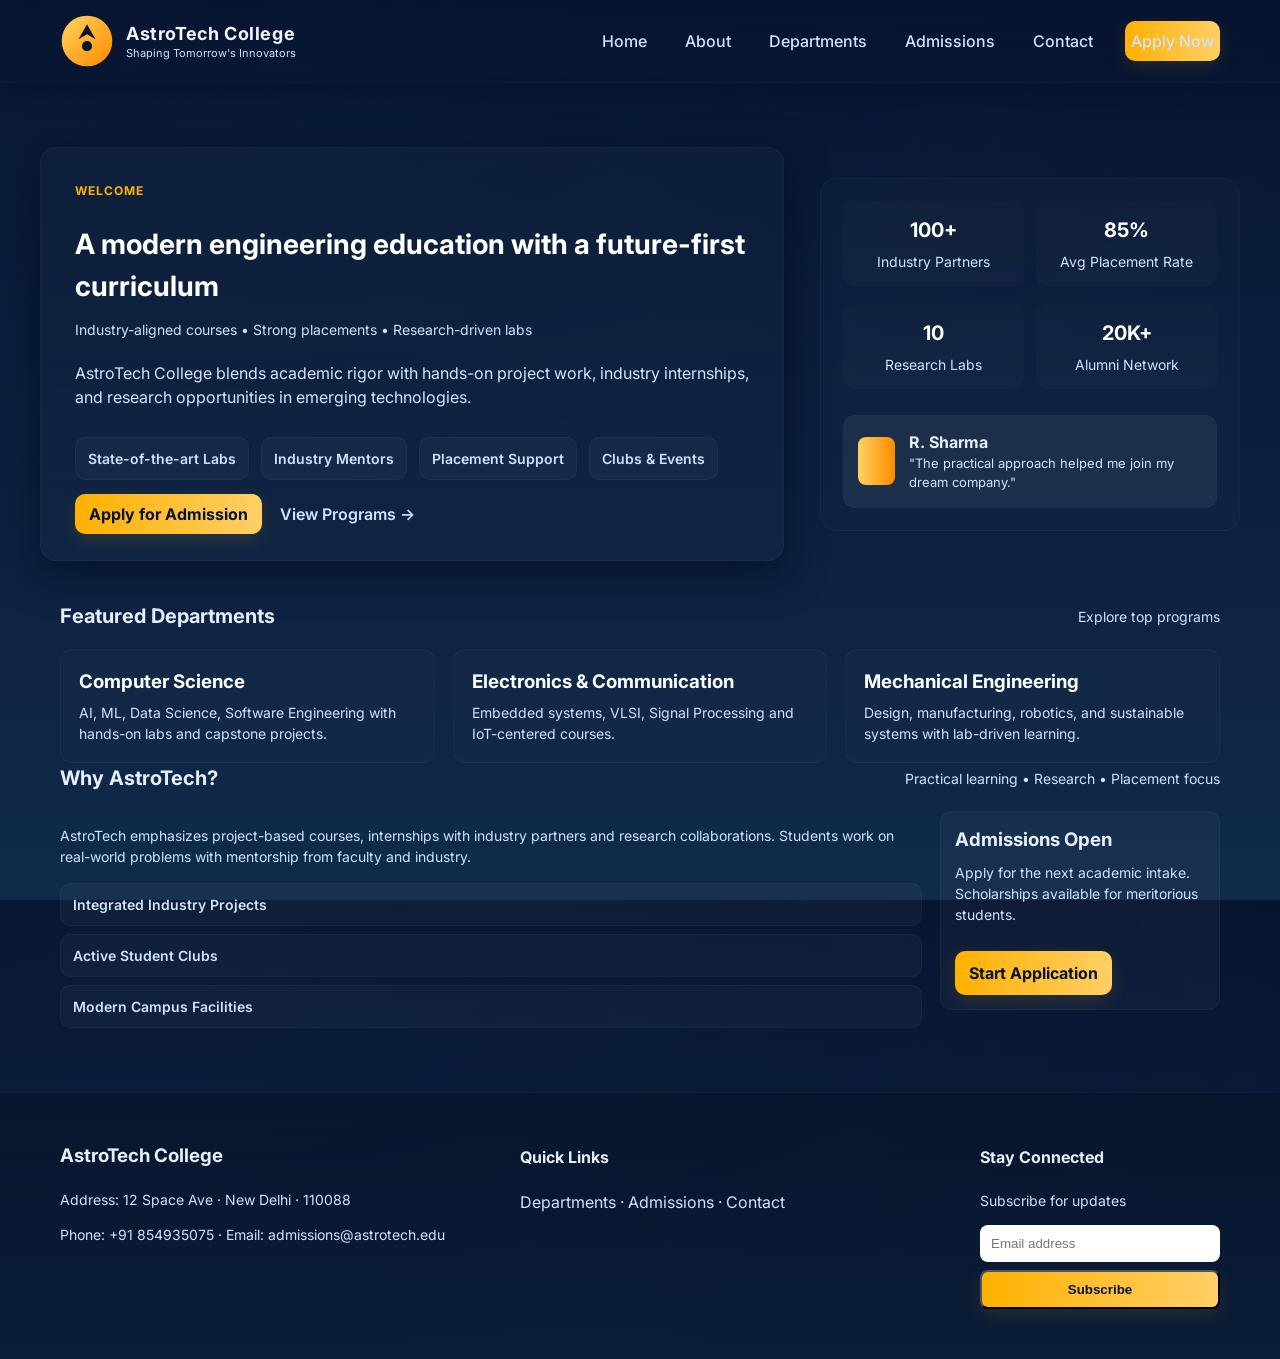
<file: index.html>
<!DOCTYPE html>
<html lang="en">
<head>
  <meta charset="utf-8" />
  <meta name="viewport" content="width=device-width,initial-scale=1" />
  <title>AstroTech College of Engineering</title>
  <link rel="stylesheet" href="style.css" />
</head>
<body>

  <header class="header">
    <nav class="nav">
      <a class="brand" href="index.html" aria-label="AstroTech Home">
        <!-- Bright SVG logo -->
        <svg viewBox="0 0 64 64" xmlns="http://www.w3.org/2000/svg" role="img" aria-hidden="true">
          <defs>
            <linearGradient id="g1" x1="0" x2="1" y1="0" y2="1">
              <stop offset="0" stop-color="#ffd35f"/>
              <stop offset="1" stop-color="#ff8a00"/>
            </linearGradient>
          </defs>
          <circle cx="32" cy="32" r="30" fill="url(#g1)"/>
          <path d="M32 12 L42 30 L32 24 L22 30 Z" fill="#071430"/>
          <circle cx="32" cy="38" r="6" fill="#071430"/>
        </svg>
        <div>
          <h1>AstroTech College</h1>
          <p class="muted">Shaping Tomorrow's Innovators</p>
        </div>
      </a>

      <button class="mobile-toggle" aria-label="Open menu">☰</button>

      <div class="nav-links" role="navigation" aria-label="Main">
        <a href="index.html">Home</a>
        <a href="about.html">About</a>
        <a href="departments.html">Departments</a>
        <a href="admissions.html">Admissions</a>
        <a href="contact.html">Contact</a>
        <a class="cta" href="admissions.html">Apply Now</a>
      </div>
    </nav>
  </header>

  <main>
    <section class="hero container">
      <div class="hero-grid">
        <div class="hero-card">
          <div class="kicker">WELCOME</div>
          <h2 class="lead">A modern engineering education with a future-first curriculum</h2>
          <small class="muted">Industry-aligned courses • Strong placements • Research-driven labs</small>
          <p class="hero-p">
            AstroTech College blends academic rigor with hands-on project work, industry internships, and research opportunities in emerging technologies.
          </p>

          <div class="features">
            <div class="feature">State-of-the-art Labs</div>
            <div class="feature">Industry Mentors</div>
            <div class="feature">Placement Support</div>
            <div class="feature">Clubs & Events</div>
          </div>

          <div style="margin-top:22px;">
            <a class="cta" href="admissions.html">Apply for Admission</a>
            <a href="#programs" style="margin-left:14px;color:var(--muted);text-decoration:none;font-weight:600">View Programs →</a>
          </div>
        </div>

        <aside class="hero-visual">
          <div class="stat-row">
            <div class="stat">
              <h3>100+</h3>
              <p class="muted">Industry Partners</p>
            </div>
            <div class="stat">
              <h3>85%</h3>
              <p class="muted">Avg Placement Rate</p>
            </div>
          </div>

          <div class="stat-row">
            <div class="stat">
              <h3>10</h3><p class="muted">Research Labs</p>
            </div>
            <div class="stat">
              <h3>20K+</h3><p class="muted">Alumni Network</p>
            </div>
          </div>

          <div style="margin-top:8px" class="testimonial">
            <div style="width:48px;height:48px;border-radius:8px;background:linear-gradient(90deg,#ffd35f,#ff8a00);"></div>
            <div>
              <strong>R. Sharma</strong>
              <div class="muted" style="font-size:13px">"The practical approach helped me join my dream company."</div>
            </div>
          </div>
        </aside>
      </div>
    </section>

    <section id="programs" class="section container">
      <div class="section-title">
        <h2>Featured Departments</h2>
        <div class="muted">Explore top programs</div>
      </div>

      <div class="card-grid">
        <div class="dept">
          <h3>Computer Science</h3>
          <p>AI, ML, Data Science, Software Engineering with hands-on labs and capstone projects.</p>
        </div>
        <div class="dept">
          <h3>Electronics & Communication</h3>
          <p>Embedded systems, VLSI, Signal Processing and IoT-centered courses.</p>
        </div>
        <div class="dept">
          <h3>Mechanical Engineering</h3>
          <p>Design, manufacturing, robotics, and sustainable systems with lab-driven learning.</p>
        </div>
      </div>
    </section>

    <section class="section container">
      <div class="section-title">
        <h2>Why AstroTech?</h2>
        <div class="muted">Practical learning • Research • Placement focus</div>
      </div>

      <div style="display:grid;grid-template-columns:1fr 280px;gap:18px">
        <div>
          <p class="muted">AstroTech emphasizes project-based courses, internships with industry partners and research collaborations. Students work on real-world problems with mentorship from faculty and industry.</p>

          <ul style="margin-top:16px;list-style:none;padding-left:0">
            <li class="feature" style="margin-bottom:8px">Integrated Industry Projects</li>
            <li class="feature" style="margin-bottom:8px">Active Student Clubs</li>
            <li class="feature" style="margin-bottom:8px">Modern Campus Facilities</li>
          </ul>
        </div>

        <aside>
          <div style="background:var(--card-bg);padding:14px;border-radius:12px;border:1px solid rgba(255,255,255,0.03)">
            <h3 style="margin:0">Admissions Open</h3>
            <p class="muted" style="margin-top:8px">Apply for the next academic intake. Scholarships available for meritorious students.</p>
            <a class="cta" href="admissions.html" style="display:inline-block;margin-top:12px">Start Application</a>
          </div>
        </aside>
      </div>
    </section>

  </main>

  <footer class="footer">
    <div class="container footer-grid">
      <div>
        <h3>AstroTech College</h3>
        <p class="muted">Address: 12 Space Ave · New Delhi · 110088</p>
        <p class="muted">Phone: +91 854935075 · Email: admissions@astrotech.edu</p>
      </div>

      <div>
        <h4>Quick Links</h4>
        <p><a href="departments.html">Departments</a> · <a href="admissions.html">Admissions</a> · <a href="contact.html">Contact</a></p>
      </div>

      <div>
        <h4>Stay Connected</h4>
        <p class="muted">Subscribe for updates</p>
        <form onsubmit="event.preventDefault();alert('Subscribed!');">
          <input placeholder="Email address" style="padding:10px;border-radius:8px;border:1px solid rgba(255,255,255,0.05);width:100%;margin-bottom:8px" />
          <button class="cta" style="width:100%;border-radius:8px">Subscribe</button>
        </form>
      </div>
    </div>
  </footer>

<script src="script.js"></script>
</body>
</html>
</file>
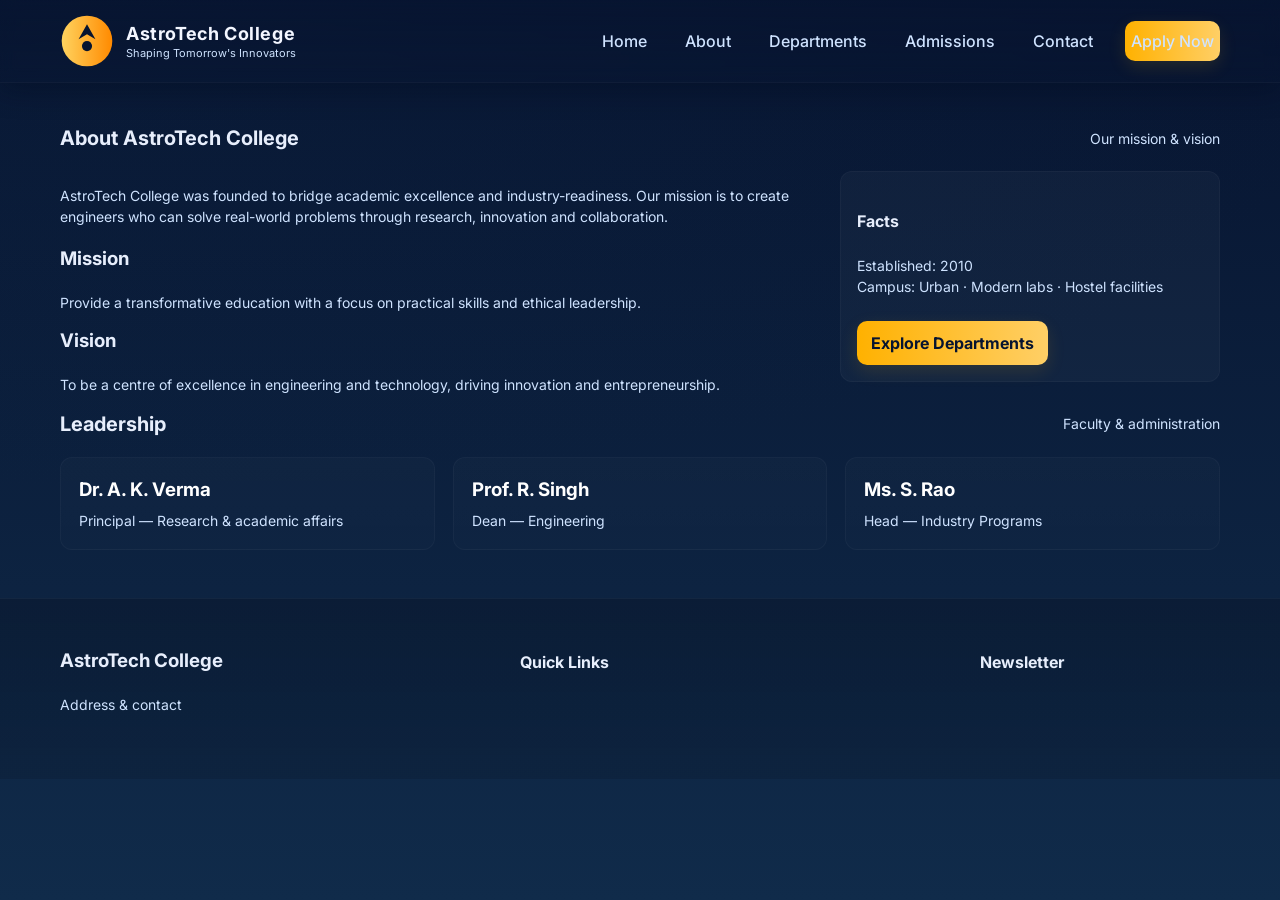
<file: about.html>
<!DOCTYPE html>
<html lang="en">
<head>
  <meta charset="utf-8" />
  <meta name="viewport" content="width=device-width,initial-scale=1" />
  <title>About — AstroTech College</title>
  <link rel="stylesheet" href="style.css" />
</head>
<body>
  <!-- Include the same header nav as index.html -->
  <header class="header">
    <nav class="nav">
      <a class="brand" href="index.html" aria-label="AstroTech Home">
        <svg viewBox="0 0 64 64" xmlns="http://www.w3.org/2000/svg">
          <defs><linearGradient id="g1" x1="0" x2="1"><stop offset="0" stop-color="#ffd35f"/><stop offset="1" stop-color="#ff8a00"/></linearGradient></defs>
          <circle cx="32" cy="32" r="30" fill="url(#g1)"/><path d="M32 12 L42 30 L32 24 L22 30 Z" fill="#071430"/><circle cx="32" cy="38" r="6" fill="#071430"/>
        </svg>
        <div><h1>AstroTech College</h1><p class="muted">Shaping Tomorrow's Innovators</p></div>
      </a>

      <button class="mobile-toggle" aria-label="Open menu">☰</button>
      <div class="nav-links">
        <a href="index.html">Home</a>
        <a href="about.html">About</a>
        <a href="departments.html">Departments</a>
        <a href="admissions.html">Admissions</a>
        <a href="contact.html">Contact</a>
        <a class="cta" href="admissions.html">Apply Now</a>
      </div>
    </nav>
  </header>

  <main class="container">
    <section class="section" style="padding-top:40px">
      <div class="section-title"><h2>About AstroTech College</h2><div class="muted">Our mission & vision</div></div>
      <div style="display:grid;grid-template-columns:1fr 380px;gap:20px">
        <div>
          <p class="muted">AstroTech College was founded to bridge academic excellence and industry-readiness. Our mission is to create engineers who can solve real-world problems through research, innovation and collaboration.</p>
          <h3 style="margin-top:18px">Mission</h3>
          <p class="muted">Provide a transformative education with a focus on practical skills and ethical leadership.</p>
          <h3 style="margin-top:12px">Vision</h3>
          <p class="muted">To be a centre of excellence in engineering and technology, driving innovation and entrepreneurship.</p>
        </div>
        <aside>
          <div style="background:var(--card-bg);padding:16px;border-radius:12px;border:1px solid rgba(255,255,255,0.03)">
            <h4>Facts</h4>
            <p class="muted">Established: 2010<br>Campus: Urban · Modern labs · Hostel facilities</p>
            <a class="cta" href="departments.html" style="display:inline-block;margin-top:10px">Explore Departments</a>
          </div>
        </aside>
      </div>
    </section>

    <section class="section">
      <div class="section-title"><h2>Leadership</h2><div class="muted">Faculty & administration</div></div>
      <div class="card-grid" style="grid-template-columns:repeat(3,1fr)">
        <div class="dept"><h3>Dr. A. K. Verma</h3><p class="muted">Principal — Research & academic affairs</p></div>
        <div class="dept"><h3>Prof. R. Singh</h3><p class="muted">Dean — Engineering</p></div>
        <div class="dept"><h3>Ms. S. Rao</h3><p class="muted">Head — Industry Programs</p></div>
      </div>
    </section>
  </main>

  <footer class="footer">
    <div class="container footer-grid">
      <div><h3>AstroTech College</h3><p class="muted">Address & contact</p></div>
      <div><h4>Quick Links</h4></div>
      <div><h4>Newsletter</h4></div>
    </div>
  </footer>

<script src="script.js"></script>
</body>
</html>
</file>
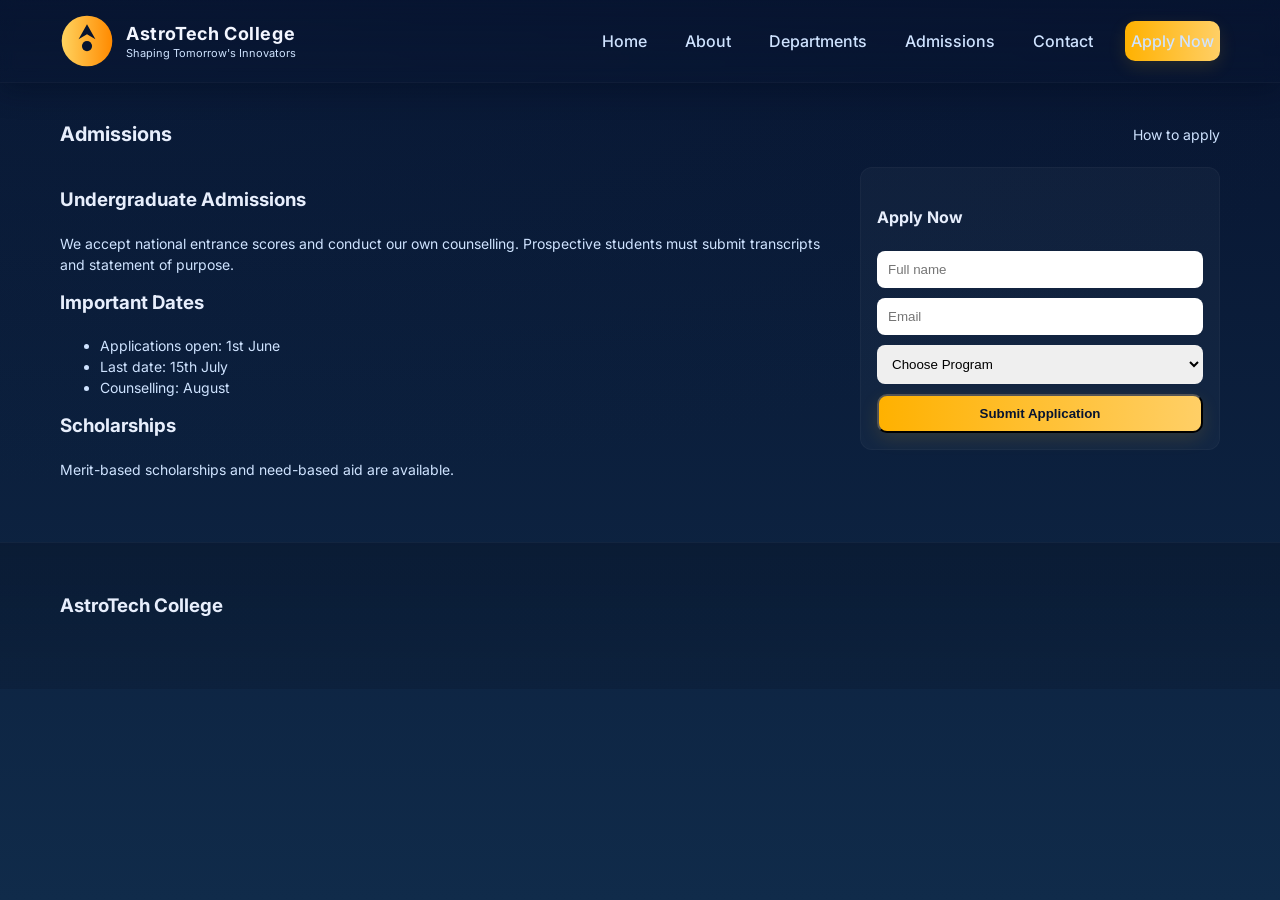
<file: admissions.html>
<!DOCTYPE html>
<html lang="en">
<head>
  <meta charset="utf-8" />
  <meta name="viewport" content="width=device-width,initial-scale=1" />
  <title>Admissions — AstroTech College</title>
  <link rel="stylesheet" href="style.css" />
</head>
<body>
  <header class="header">
    <nav class="nav">
      <a class="brand" href="index.html"><svg viewBox="0 0 64 64" xmlns="http://www.w3.org/2000/svg"><defs><linearGradient id="g1"><stop offset="0" stop-color="#ffd35f"/><stop offset="1" stop-color="#ff8a00"/></linearGradient></defs><circle cx="32" cy="32" r="30" fill="url(#g1)"/><path d="M32 12 L42 30 L32 24 L22 30 Z" fill="#071430"/><circle cx="32" cy="38" r="6" fill="#071430"/></svg><div><h1>AstroTech College</h1><p class="muted">Shaping Tomorrow's Innovators</p></div></a>
      <button class="mobile-toggle" aria-label="Open menu">☰</button>
      <div class="nav-links">
        <a href="index.html">Home</a><a href="about.html">About</a><a href="departments.html">Departments</a><a href="admissions.html">Admissions</a><a href="contact.html">Contact</a><a class="cta" href="admissions.html">Apply Now</a>
      </div>
    </nav>
  </header>

  <main class="container">
    <section class="section" style="padding-top:36px">
      <div class="section-title"><h2>Admissions</h2><div class="muted">How to apply</div></div>

      <div style="display:grid;grid-template-columns:1fr 360px;gap:20px">
        <div>
          <h3>Undergraduate Admissions</h3>
          <p class="muted">We accept national entrance scores and conduct our own counselling. Prospective students must submit transcripts and statement of purpose.</p>

          <h3 style="margin-top:12px">Important Dates</h3>
          <ul class="muted">
            <li>Applications open: 1st June</li>
            <li>Last date: 15th July</li>
            <li>Counselling: August</li>
          </ul>

          <h3 style="margin-top:12px">Scholarships</h3>
          <p class="muted">Merit-based scholarships and need-based aid are available.</p>
        </div>

        <aside>
          <div style="background:var(--card-bg);padding:16px;border-radius:12px;border:1px solid rgba(255,255,255,0.03)">
            <h4>Apply Now</h4>
            <form onsubmit="event.preventDefault();alert('Application submitted (demo)');">
              <input placeholder="Full name" required style="width:100%;padding:10px;border-radius:8px;border:1px solid rgba(255,255,255,0.04);margin-bottom:10px"/>
              <input placeholder="Email" required style="width:100%;padding:10px;border-radius:8px;border:1px solid rgba(255,255,255,0.04);margin-bottom:10px"/>
              <select style="width:100%;padding:10px;border-radius:8px;border:1px solid rgba(255,255,255,0.04);margin-bottom:10px">
                <option>Choose Program</option><option>Computer Science</option><option>Electronics</option>
              </select>
              <button class="cta" style="width:100%">Submit Application</button>
            </form>
          </div>
        </aside>
      </div>
    </section>
  </main>

  <footer class="footer">
    <div class="container footer-grid"><div><h3>AstroTech College</h3></div><div></div><div></div></div>
  </footer>

<script src="script.js"></script>
</body>
</html>
</file>
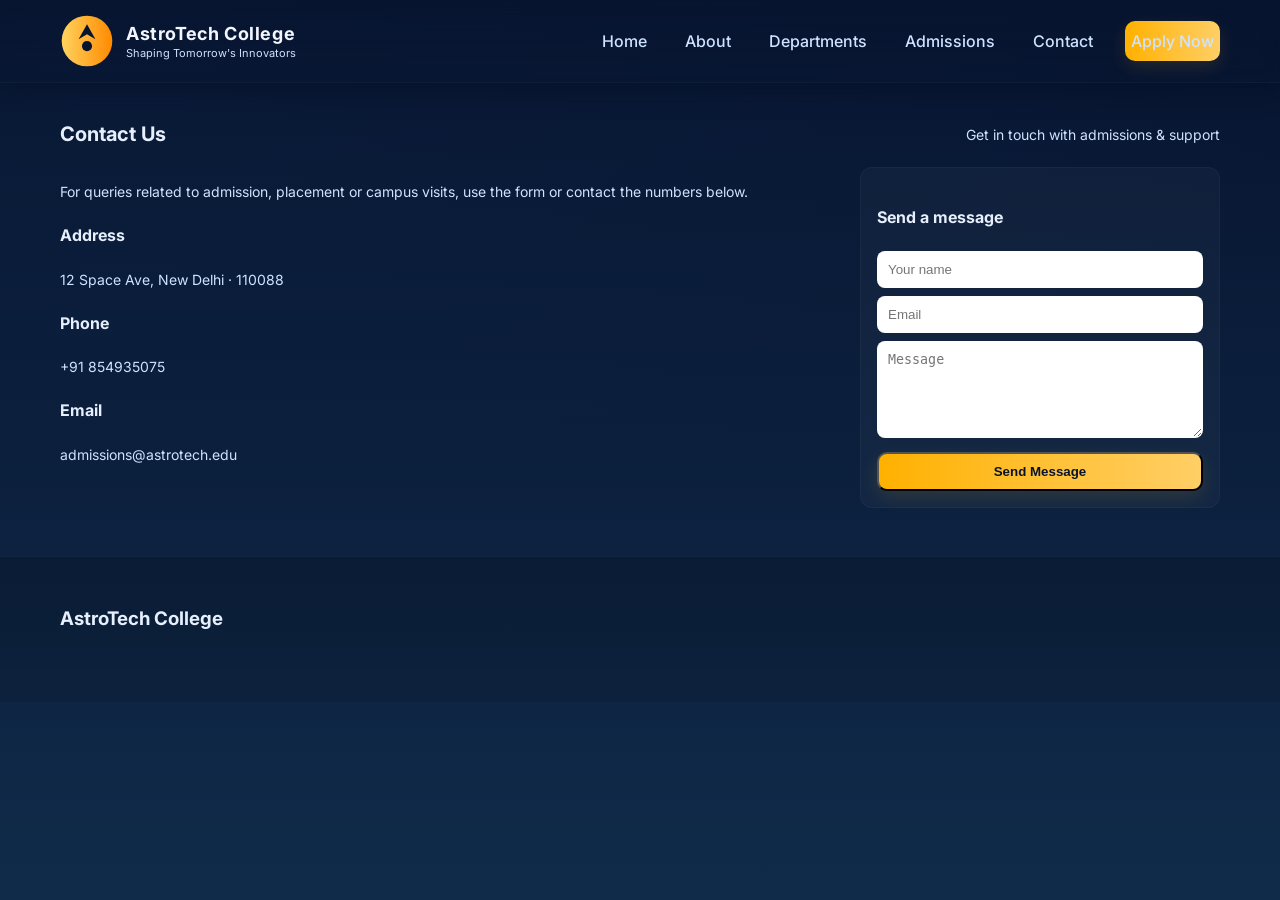
<file: contact.html>
<!DOCTYPE html>
<html lang="en">
<head>
  <meta charset="utf-8" />
  <meta name="viewport" content="width=device-width,initial-scale=1" />
  <title>Contact — AstroTech College</title>
  <link rel="stylesheet" href="style.css" />
</head>
<body>
  <header class="header">
    <nav class="nav">
      <a class="brand" href="index.html"><svg viewBox="0 0 64 64" xmlns="http://www.w3.org/2000/svg"><defs><linearGradient id="g1"><stop offset="0" stop-color="#ffd35f"/><stop offset="1" stop-color="#ff8a00"/></linearGradient></defs><circle cx="32" cy="32" r="30" fill="url(#g1)"/><path d="M32 12 L42 30 L32 24 L22 30 Z" fill="#071430"/><circle cx="32" cy="38" r="6" fill="#071430"/></svg><div><h1>AstroTech College</h1><p class="muted">Shaping Tomorrow's Innovators</p></div></a>
      <button class="mobile-toggle" aria-label="Open menu">☰</button>
      <div class="nav-links">
        <a href="index.html">Home</a><a href="about.html">About</a><a href="departments.html">Departments</a><a href="admissions.html">Admissions</a><a href="contact.html">Contact</a><a class="cta" href="admissions.html">Apply Now</a>
      </div>
    </nav>
  </header>

  <main class="container">
    <section class="section" style="padding-top:36px">
      <div class="section-title"><h2>Contact Us</h2><div class="muted">Get in touch with admissions & support</div></div>

      <div style="display:grid;grid-template-columns:1fr 360px;gap:20px">
        <div>
          <p class="muted">For queries related to admission, placement or campus visits, use the form or contact the numbers below.</p>
          <h4>Address</h4>
          <p class="muted">12 Space Ave, New Delhi · 110088</p>
          <h4>Phone</h4>
          <p class="muted">+91 854935075</p>
          <h4>Email</h4>
          <p class="muted">admissions@astrotech.edu</p>
        </div>

        <aside>
          <div style="background:var(--card-bg);padding:16px;border-radius:12px;border:1px solid rgba(255,255,255,0.03)">
            <h4>Send a message</h4>
            <form onsubmit="event.preventDefault();alert('Thanks — we received your message (demo)')">
              <input placeholder="Your name" style="width:100%;padding:10px;border-radius:8px;border:1px solid rgba(255,255,255,0.04);margin-bottom:8px" required/>
              <input placeholder="Email" style="width:100%;padding:10px;border-radius:8px;border:1px solid rgba(255,255,255,0.04);margin-bottom:8px" required/>
              <textarea placeholder="Message" rows="5" style="width:100%;padding:10px;border-radius:8px;border:1px solid rgba(255,255,255,0.04);margin-bottom:8px" required></textarea>
              <button class="cta" style="width:100%">Send Message</button>
            </form>
          </div>
        </aside>
      </div>
    </section>
  </main>

  <footer class="footer">
    <div class="container footer-grid"><div><h3>AstroTech College</h3></div><div></div><div></div></div>
  </footer>

<script src="script.js"></script>
</body>
</html>
</file>
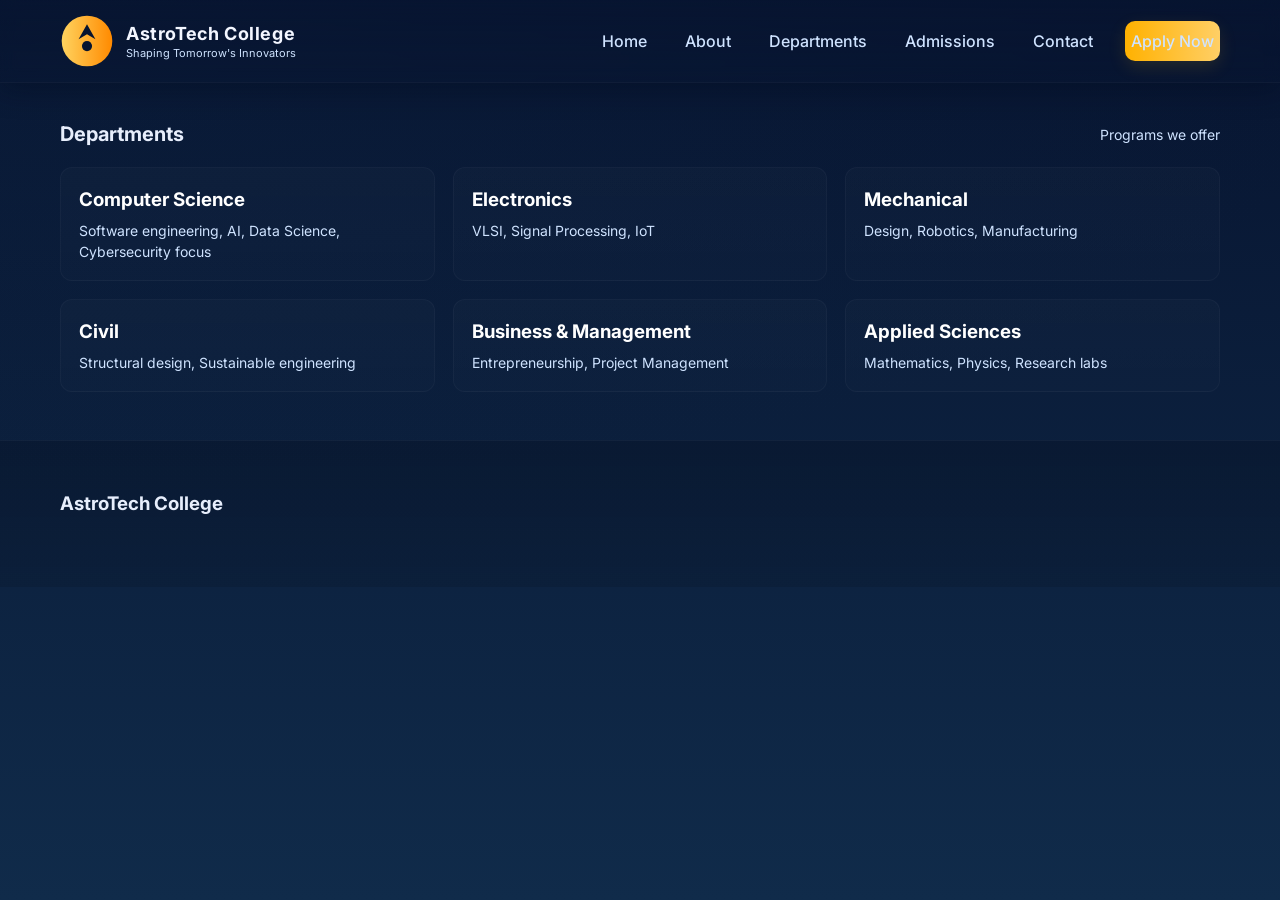
<file: departments.html>
<!DOCTYPE html>
<html lang="en">
<head>
  <meta charset="utf-8" />
  <meta name="viewport" content="width=device-width,initial-scale=1" />
  <title>Departments — AstroTech College</title>
  <link rel="stylesheet" href="style.css" />
</head>
<body>
  <!-- header -->
  <header class="header">
    <nav class="nav">
      <a class="brand" href="index.html" aria-label="AstroTech Home">
        <svg viewBox="0 0 64 64" xmlns="http://www.w3.org/2000/svg"><defs><linearGradient id="g1"><stop offset="0" stop-color="#ffd35f"/><stop offset="1" stop-color="#ff8a00"/></linearGradient></defs><circle cx="32" cy="32" r="30" fill="url(#g1)"/><path d="M32 12 L42 30 L32 24 L22 30 Z" fill="#071430"/><circle cx="32" cy="38" r="6" fill="#071430"/></svg>
        <div><h1>AstroTech College</h1><p class="muted">Shaping Tomorrow's Innovators</p></div>
      </a>
      <button class="mobile-toggle" aria-label="Open menu">☰</button>
      <div class="nav-links">
        <a href="index.html">Home</a>
        <a href="about.html">About</a>
        <a href="departments.html">Departments</a>
        <a href="admissions.html">Admissions</a>
        <a href="contact.html">Contact</a>
        <a class="cta" href="admissions.html">Apply Now</a>
      </div>
    </nav>
  </header>

  <main class="container">
    <section class="section" style="padding-top:36px">
      <div class="section-title"><h2>Departments</h2><div class="muted">Programs we offer</div></div>

      <div class="card-grid">
        <div class="dept"><h3>Computer Science</h3><p class="muted">Software engineering, AI, Data Science, Cybersecurity focus</p></div>
        <div class="dept"><h3>Electronics</h3><p class="muted">VLSI, Signal Processing, IoT</p></div>
        <div class="dept"><h3>Mechanical</h3><p class="muted">Design, Robotics, Manufacturing</p></div>
        <div class="dept"><h3>Civil</h3><p class="muted">Structural design, Sustainable engineering</p></div>
        <div class="dept"><h3>Business & Management</h3><p class="muted">Entrepreneurship, Project Management</p></div>
        <div class="dept"><h3>Applied Sciences</h3><p class="muted">Mathematics, Physics, Research labs</p></div>
      </div>
    </section>
  </main>

  <footer class="footer">
    <div class="container footer-grid">
      <div><h3>AstroTech College</h3></div><div></div><div></div>
    </div>
  </footer>

<script src="script.js"></script>
</body>
</html>
</file>
<file: style.css>
/*STYLE.CSS*/
@import url('https://fonts.googleapis.com/css2?family=Inter:wght@300;400;600;700;800&display=swap');

:root{
  --bg-1: #071430;
  --bg-2: #102b4a;
  --accent: #ffb100;
  --muted: #cfe3ff;
  --glass: rgba(255,255,255,0.06);
  --card-bg: rgba(255,255,255,0.03);
  --max-width: 1200px;
}

*{box-sizing:border-box}
html,body{height:100%}
body{
  font-family: "Inter", system-ui, -apple-system, "Segoe UI", Roboto, "Helvetica Neue", Arial;
  margin:0;
  color: #e7eefc;
  background: radial-gradient(1200px 400px at 10% 10%, rgba(16,43,74,0.18), transparent),
              linear-gradient(180deg, var(--bg-1), var(--bg-2));
  -webkit-font-smoothing:antialiased;
  -moz-osx-font-smoothing:grayscale;
  line-height:1.5;
}

/* Layout container  */
.container{
  max-width:var(--max-width);
  margin:0 auto;
  padding: 0 20px;
}

/*  NAVBAR  */
.header{
  position:sticky;
  top:0;
  z-index:120;
  backdrop-filter: blur(8px);
  background: linear-gradient(180deg, rgba(7,20,48,0.6), rgba(7,20,48,0.35));
  border-bottom: 1px solid rgba(255,255,255,0.03);
  box-shadow: 0 6px 28px rgba(2,10,30,0.45);
}

.nav{
  display:flex;
  align-items:center;
  justify-content:space-between;
  gap:20px;
  padding:14px 20px;
  max-width:var(--max-width);
  margin:0 auto;
}

/* logo */
.brand{
  display:flex;
  align-items:center;
  gap:12px;
  text-decoration:none;
  color:inherit;
}
.brand svg{width:54px;height:54px;flex-shrink:0;}
.brand h1{
  font-size:18px;
  margin:0;
  letter-spacing:0.6px;
  font-weight:700;
  color: #f3f6ff;
}
.brand p{
  margin:0;font-size:11px;color:var(--muted);margin-top:-2px;
}

/* nav links */
.nav-links{
  display:flex;
  gap:26px;
  align-items:center;
}
.nav-links a{
  color:var(--muted);
  text-decoration:none;
  font-weight:500;
  padding:8px 6px;
  position:relative;
  transition: color .22s ease;
}
.nav-links a::after{
  content:"";
  position:absolute;
  height:2px;
  left:0;right:0;
  bottom:-6px;
  background:var(--accent);
  transform:scaleX(0);
  transform-origin:left;
  transition: transform .22s cubic-bezier(.2,.9,.2,1);
  border-radius:2px;
}
.nav-links a:hover{ color: #fff; }
.nav-links a:hover::after{ transform:scaleX(1); }

/* CTA  */
.cta{
  background:linear-gradient(90deg,#ffb100,#ffcf66);
  color:#071430;
  font-weight:700;
  padding:10px 14px;
  border-radius:10px;
  text-decoration:none;
  box-shadow: 0 6px 18px rgba(255,177,0,0.12);
}
.mobile-toggle{
  display:none;
  background:transparent;
  border:0;
  color:var(--muted);
  font-size:26px;
}

/* HERO  */
.hero{
  padding:64px 0 40px;
}
.hero-grid{
  display:grid;
  grid-template-columns: 1fr 420px;
  gap:36px;
  align-items:center;
}
.hero-card{
  background: linear-gradient(180deg, rgba(255,255,255,0.02), rgba(255,255,255,0.015));
  border-radius:16px;
  padding:34px;
  box-shadow: 0 12px 40px rgba(2,8,25,0.6);
  border: 1px solid rgba(255,255,255,0.03);
}
.lead{
  font-size:28px;
  font-weight:700;
  margin-bottom:10px;
  color:#ffffff;
}
.lead small{display:block;font-weight:500;color:var(--muted);font-size:14px;margin-top:6px}
.hero-p{
  margin:20px 0 28px;color: #d7e6ff;
}

/* quick features */
.features{
  display:flex;
  gap:12px;
  flex-wrap:wrap;
}
.feature{
  background:var(--card-bg);
  padding:10px 12px;
  border-radius:10px;
  display:flex;
  gap:10px;
  align-items:center;
  color:var(--muted);
  font-weight:600;
  font-size:14px;
  border: 1px solid rgba(255,255,255,0.03);
}


.hero-visual{
  border-radius:16px;
  padding:22px;
  background: linear-gradient(180deg, rgba(255,255,255,0.02), rgba(255,255,255,0.01));
  border: 1px solid rgba(255,255,255,0.03);
  display:flex;
  flex-direction:column;
  gap:18px;
}
.stat-row{display:flex;gap:12px;justify-content:space-between;align-items:center}
.stat{
  flex:1;
  background: linear-gradient(180deg, rgba(255,255,255,0.01), rgba(255,255,255,0.02));
  padding:14px;border-radius:12px;text-align:center;
}
.stat h3{margin:0;font-size:20px;color:#fff}
.stat p{margin:6px 0 0;color:var(--muted)} SECTIONS */
.section{
  padding:40px 0;
}
.section-title{
  margin-bottom:18px;
  display:flex;
  align-items:center;
  justify-content:space-between;
  gap:18px;
}
.section-title h2{margin:0;font-size:20px}
.card-grid{
  display:grid;
  grid-template-columns: repeat(3, 1fr);
  gap:18px;
}

/* department cards */
.dept{
  background: linear-gradient(180deg, rgba(255,255,255,0.02), rgba(255,255,255,0.01));
  border-radius:12px;padding:18px;border:1px solid rgba(255,255,255,0.03);
}
.dept h3{margin:0 0 6px;color:#fff}
.dept p{margin:0;color:var(--muted);font-size:14px}

/* testimonial */
.testimonial{
  display:flex;
  gap:14px;
  align-items:center;
  background:var(--glass);
  padding:14px;border-radius:12px;border:1px solid rgba(255,255,255,0.02)
}

/*  FOOTER  */
.footer{
  margin-top:48px;
  background: linear-gradient(180deg, rgba(3,8,20,0.25), rgba(3,8,20,0.15));
  border-top:1px solid rgba(255,255,255,0.03);
  padding:30px 0 50px;
}
.footer-grid{
  display:grid;
  grid-template-columns: 1fr 1fr 240px;
  gap:18px;
}
.footer a{color:var(--muted);text-decoration:none}

 
.kicker{color:var(--accent);font-weight:700;font-size:12px;letter-spacing:1px}
.muted{color:var(--muted);font-size:14px}

@media (max-width:1000px){
  .hero-grid{grid-template-columns:1fr}
  .card-grid{grid-template-columns: repeat(2,1fr)}
  .footer-grid{grid-template-columns:1fr 1fr}
}

@media (max-width:720px){
  .nav-links{display:none}
  .mobile-toggle{display:inline-block}
  .brand h1{font-size:16px}
  .hero{padding:30px 0}
  .card-grid{grid-template-columns:1fr}
  .container{padding:0 16px}
  .nav {padding:10px 16px}
  .brand p{display:none}
}


.show-menu .nav-links{
  position: absolute;
  right: 16px;
  top: 68px;
  background: linear-gradient(180deg, rgba(7,20,48,0.98), rgba(10,28,50,0.96));
  padding:16px;
  border-radius:12px;
  display:flex;
  flex-direction:column;
  gap:12px;
  width:calc(100% - 32px);
  box-shadow:0 12px 36px rgba(2,8,25,0.65);
}

 
.hero-card, .dept, .testimonial{
  transform: translateY(0);
  transition: transform .45s cubic-bezier(.2,.9,.2,1), box-shadow .3s;
}
.hero-card:hover, .dept:hover{ transform: translateY(-6px); box-shadow: 0 18px 40px rgba(2,8,25,0.6)}
</file>
